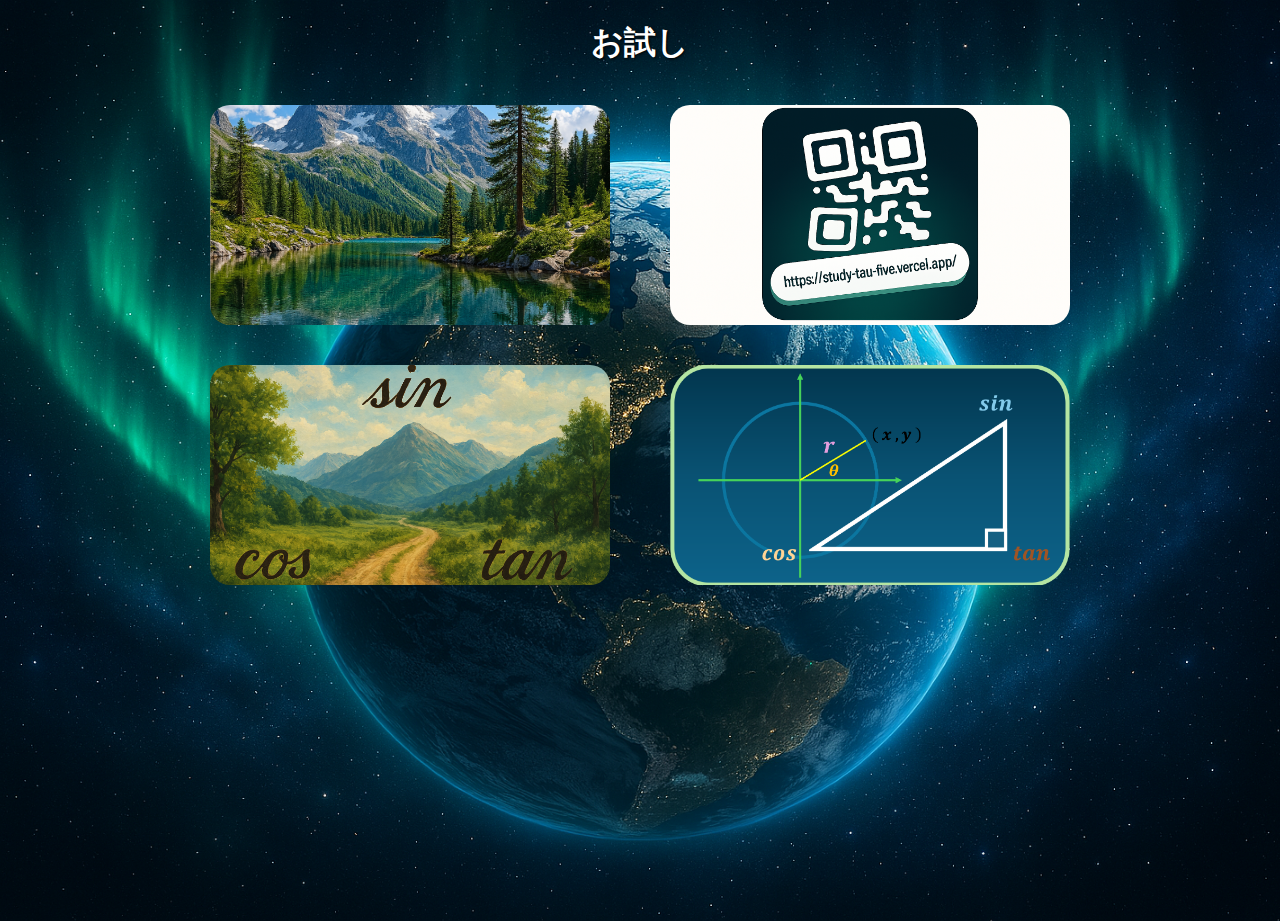
<file: index.html>
<!DOCTYPE html>
<html lang="ja">
<head>
  <meta charset="UTF-8">
  <title>お試し</title>
<style>
  body {
    background-image: url('background.png');
    background-size: cover;
    background-repeat: no-repeat;
    background-position: center center;
    height: 100vh;
    margin: 0;
    font-family: sans-serif;
    color: white;
    text-shadow: 1px 1px 3px black;
  }

  h1, button {
    font-family: "游明朝", "Yu Mincho", "MS 明朝", serif;
  }

  a {
    text-decoration: none;
  }

.icon-row {
  display: grid;
  grid-template-columns: repeat(2, 400px); /* 横に2つ、幅固定 */
  justify-content: center; /* グリッド全体を中央に配置 */
  gap: 40px 60px; /* 縦40px、横60pxの隙間 */
  margin-top: 40px;
  padding: 0 20px;
}

.icon-container {
  width: 400px; /* サイズを少し大きく */
  height: 220px;
  border-radius: 20px;
  overflow: hidden;
}

  .icon-container img {
    width: 100%;
    height: 100%;
    object-fit: cover;
    display: block;
  }

  button {
    width: 320px;
    height: 150px;
    font-size: 54px;
    border-radius: 25px;
    border: none;
    background-color: #4CAF50;
    color: white;
    cursor: pointer;
    display: block;
    margin: 0 auto;
  }

  button:hover {
    background-color: #45a049;
  }
</style>


</head>
<body>
<div style="text-align: center;">
  <h1>お試し</h1>
</div>

  <!-- アイコン表示 -->
<div class="icon-row">
  <div class="icon-container">
    <a href="translation/translation.html">
      <img src="translation/translation.png" alt="翻訳アイコン">
    </a>
  </div>
  <div class="icon-container">
    <a href="qrcode/qr.html">
      <img src="qrcode/qr.png" alt="QRコードアイコン">
    </a>
  </div>
  <div class="icon-container">
    <a href="3dRun2/index.html">
      <img src="3dRun2/assets/3dRun2.png" alt="ゲームアイコン">
    </a>
  </div>
  <!-- 追加アイコンもこの中にどんどん入れてOK -->
     <div class="icon-container">
    <a href="Law-of-Sines/index.html">
      <img src="Law-of-Sines/Law-of-Sines.png" alt="ゲームアイコン">
    </a>
  </div>
</div>

</body>
</html>
</file>
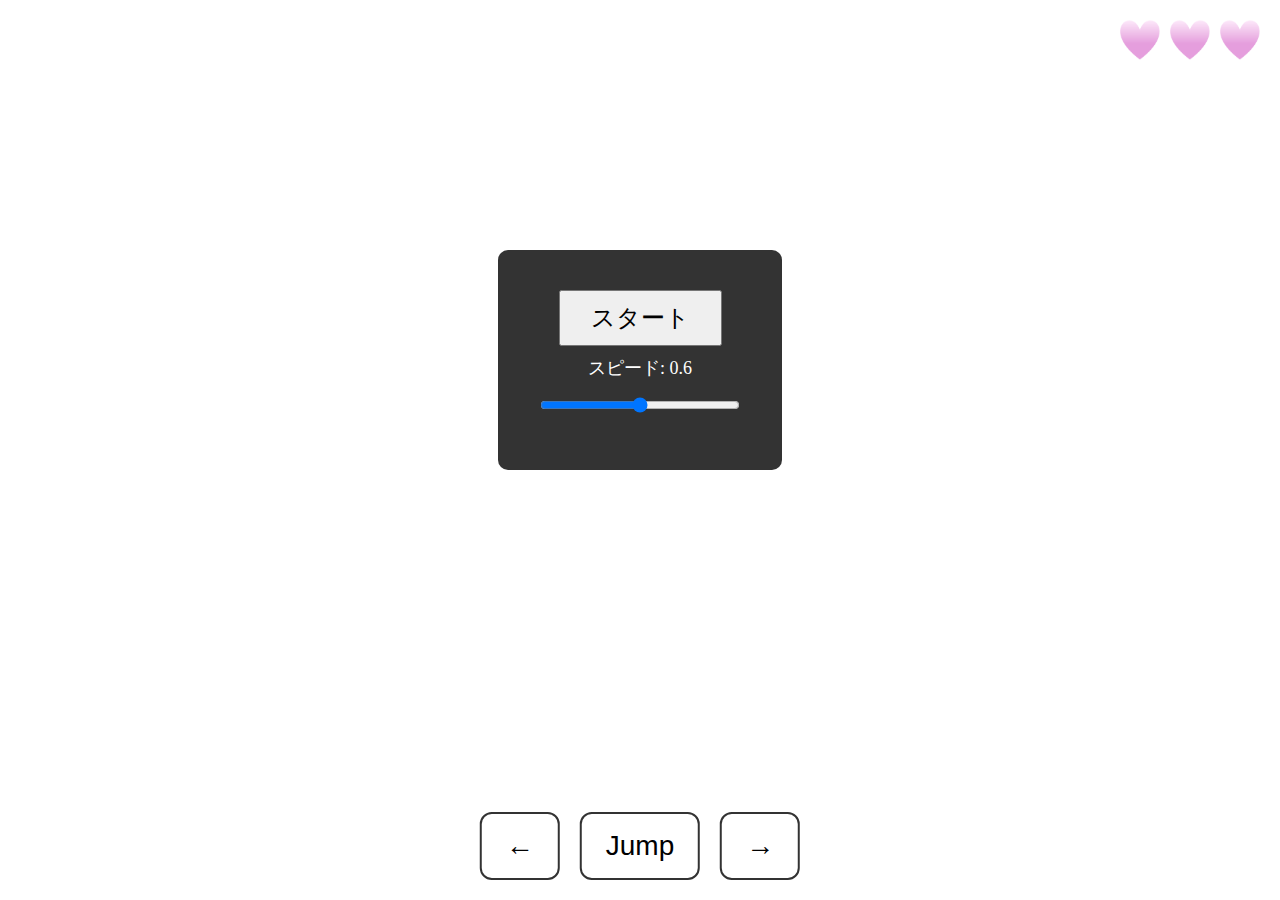
<file: 3dRun/index.html>
<!DOCTYPE html>
<html lang="ja">
<head>
<meta charset="UTF-8" name="viewport" content="width=device-width, initial-scale=1.0, maximum-scale=1.0, user-scalable=no">
  <title>3dRun</title>
  <link rel="stylesheet" href="./life.css" />
  <style>
    body { margin: 0; overflow: hidden; }
    canvas { display: block; }
  </style>
</head>
<body>

<!-- スタート画面 -->
<div id="startScreen">
  <button id="startButton">スタート</button>
  <div id="speedControl">
    <label for="speedSlider">スピード: <span id="speedValue">0.6</span></label><br>
    <input type="range" id="speedSlider" min="0.1" max="1.5" step="0.1" value="0.8">
  </div>
</div>

<!-- ゲームオーバー画面 -->
<div id="gameOverScreen" style="display: none;">
  <h1>Game Over</h1>
  <button id="retryButton">再チャレンジ</button>
  <div id="speedControlRetry">
    <label for="speedSliderRetry">スピード: <span id="speedValueRetry">0.6</span></label><br>
    <input type="range" id="speedSliderRetry" min="0.1" max="1.5" step="0.1" value="0.8">
  </div>
</div>

<!-- スコア表示 -->
<div id="scoreDisplay">Score: 0</div>

<!-- ライフ表示 -->
<div id="lifeContainer">
  <img src="./assets/heart.png" class="heart" />
  <img src="./assets/heart.png" class="heart" />
  <img src="./assets/heart.png" class="heart" />
</div>

<!-- スマホ用操作ボタン -->
<div id="mobileControls">
  <button id="leftButton">←</button>
  <button id="jumpButton">Jump</button>
  <button id="rightButton">→</button>
</div>

<!-- メインスクリプト -->
<script type="module" src="./main.js"></script>

</body>
</html>
</file>
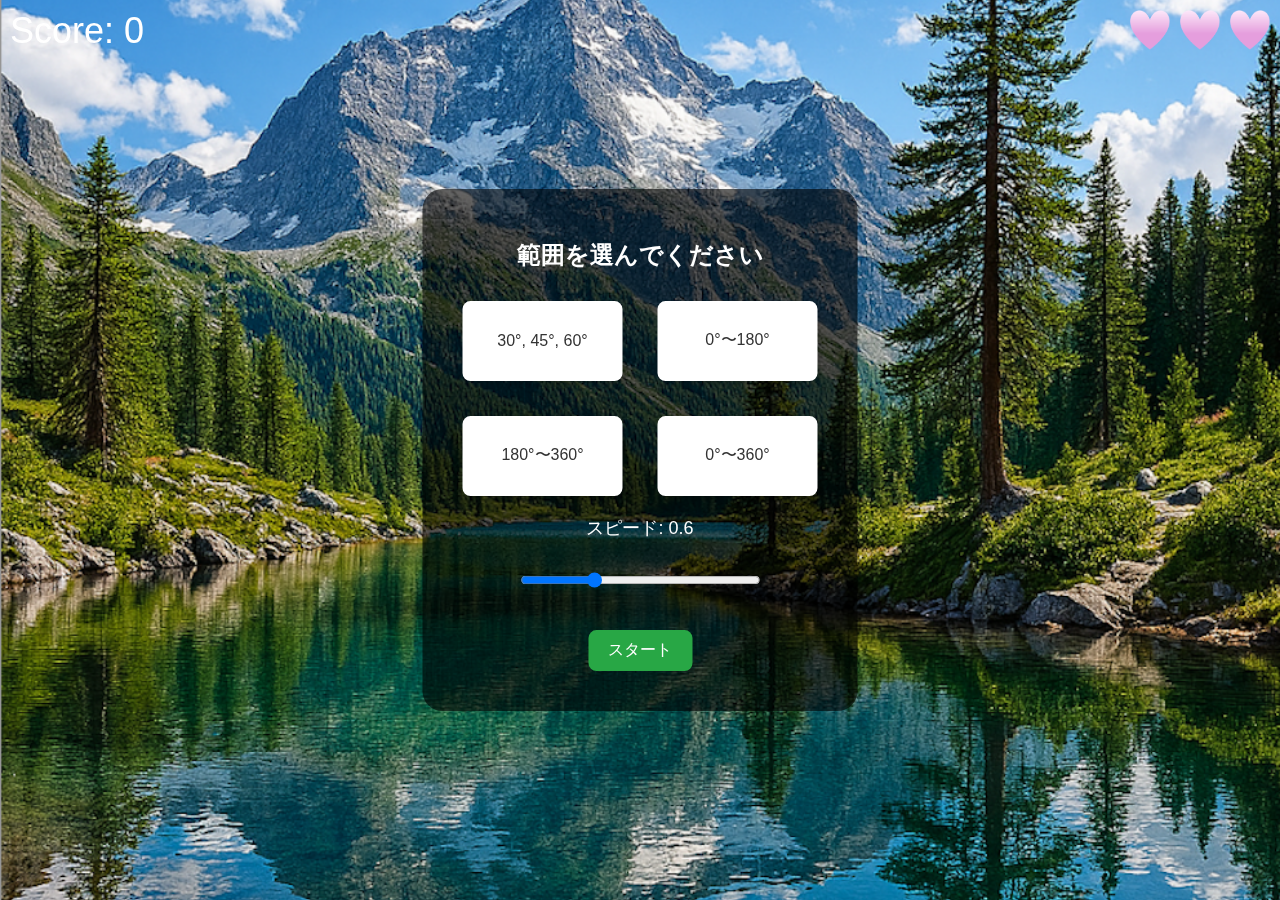
<file: 3dRun2/index.html>
<!DOCTYPE html>
<html lang="ja">
<head>
  <meta charset="UTF-8">
  <meta name="viewport" content="width=device-width, initial-scale=1.0, maximum-scale=1.0, user-scalable=no">
  <title>3dRun</title>
  <link rel="stylesheet" href="./life.css" />
  <style>
    body {
      margin: 0;
      overflow: hidden;
      touch-action: manipulation;
      overscroll-behavior: contain;
      background: url('./background.png') no-repeat center center fixed;
      background-size: cover;
      font-family: sans-serif;
      color: white;
    }

    
    canvas {
      display: block;
    }

    #startScreen {
      position: absolute;
      top: 50%;
      left: 50%;
      transform: translate(-50%, -50%);
      background-color: rgba(0, 0, 0, 0.6);
      padding: 30px;
      border-radius: 20px;
      text-align: center;
    }

    #tagSelector button,
    #startButton,
    #speedControl input {
      margin: 10px;
      padding: 10px 20px;
      font-size: 16px;
      border-radius: 8px;
      border: none;
      cursor: pointer;
    }

    #startButton {
      background-color: #28a745;
      color: white;
    }

    #speedControl {
      margin-top: 10px;
    }

    #speedSlider {
      width: 150px;
    }
  </style>
</head>
<body>

<!-- スコア表示（左上） -->
<div id="scoreDisplay">Score: 0</div>

  <!-- ライフ表示 -->
  <div id="lifeContainer" style="position: absolute; top: 10px; right: 10px;">
    <img class="heart" src="./assets/heart.png" alt="ライフ" width="32" height="32">
    <img class="heart" src="./assets/heart.png" alt="ライフ" width="32" height="32">
    <img class="heart" src="./assets/heart.png" alt="ライフ" width="32" height="32">
  </div>

  <!-- スタート画面 -->
  <div id="startScreen">
    <h2>範囲を選んでください</h2>
    <div id="tagSelector">
      <button class="rangeButton" data-tag="D1">30°, 45°, 60°</button>
      <button class="rangeButton" data-tag="D12">0°〜180°</button>
      <button class="rangeButton" data-tag="D34">180°〜360°</button>
      <button class="rangeButton" data-tag="D360">0°〜360°</button>
    </div>

    <div id="speedControl">
      <label for="speedSlider">スピード: <span id="speedValue">0.6</span></label><br>
      <input type="range" id="speedSlider" min="0.3" max="1.5" step="0.1" value="0.6">
    </div>

    <button id="startButton">スタート</button>
  </div>

<div id="gameOverScreen" style="display: none;">
  <h2>ゲームオーバー</h2>
  <button id="retryButton">リトライ</button>
</div>


<div id ="controlButtons">
<button id="leftButton">←</button>
<button id="rightButton">→</button>
<button id="jumpButton">Jump</button>
</div>

  <!-- メインスクリプト -->
  <script type="module" src="./main.js"></script>
</body>
</html>
</file>
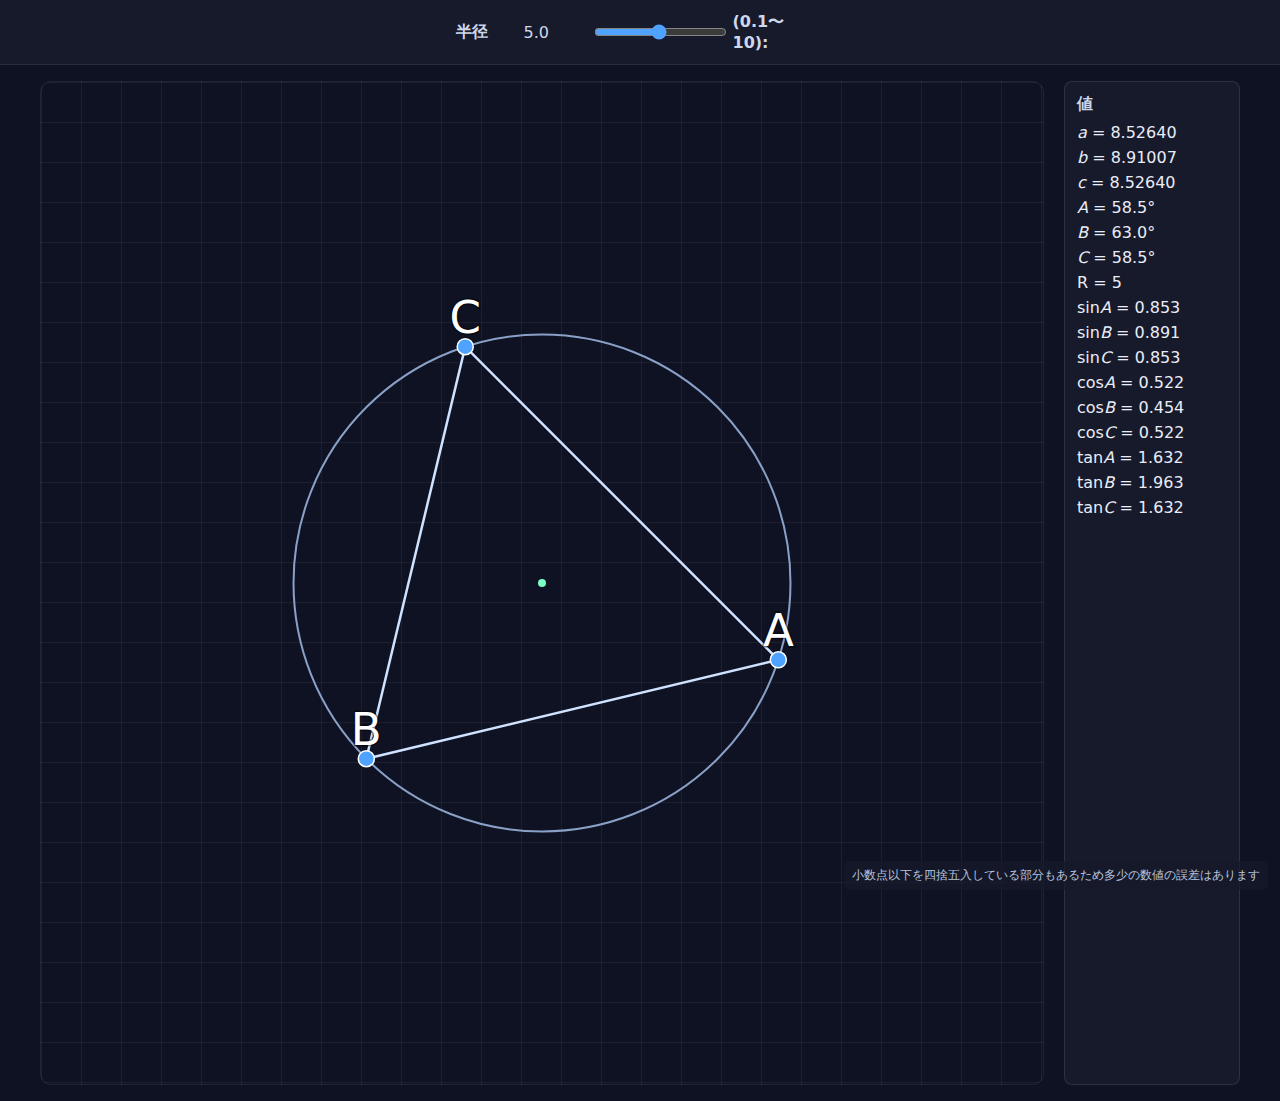
<file: Law-of-Sines/index.html>
<!DOCTYPE html>
<html lang="ja">
<head>
  <meta charset="UTF-8" />
  <meta name="viewport" content="width=device-width,initial-scale=1" />
  <title>円周上の三角形</title>
  <link rel="stylesheet" href="style.css" />
</head>
<body>
  <header>
    <div class="controls">
      <div class="control">
        <label class="value">半径</label>
        <div class="value"><span id="radius-val">4.0</span></div>
        <input id="radius" type="range" min="0.1" max="10" step="0.1" value="5" />
        <label for="radius">(0.1〜10):</label>
      </div>
    </div>
  </header>

  <main>
    <div class="layout">
      <!-- 左側：盤面 -->
      <div class="board-wrap">
        <svg id="board" viewBox="0 0 1000 1000">
          <circle id="circle" class="circle" cx="500" cy="500" r="400" />
          <path id="edge" class="tri-edge" />

          <g id="A-group">
            <circle id="A" class="vertex" r="8" />
            <text id="A-label" class="label" text-anchor="middle" dy="-14">A</text>
          </g>
          <g id="B-group">
            <circle id="B" class="vertex" r="8" />
            <text id="B-label" class="label" text-anchor="middle" dy="-14">B</text>
          </g>
          <g id="C-group">
            <circle id="C" class="vertex" r="8" />
            <text id="C-label" class="label" text-anchor="middle" dy="-14">C</text>
          </g>

          <circle id="center" class="center" cx="500" cy="500" r="4" />
        </svg>
      </div>

      <!-- 右側：情報パネル -->
      <aside class="info-panel">
        <h2>値</h2>
        <ul>
          <li><i>a</i> = <span id="val-a">0</span></li>
          <li><i>b</i> = <span id="val-b">0</span></li>
          <li><i>c</i> = <span id="val-c">0</span></li>
          <li><i>A</i> = <span id="val-A">0</span>°</li>
          <li><i>B</i> = <span id="val-B">0</span>°</li>
          <li><i>C</i> = <span id="val-C">0</span>°</li>
          <li>R = <span id="val-R">0</span></li>
          <li>sin<i>A</i> = <span id="val-sinA">0</span></li>
          <li>sin<i>B</i> = <span id="val-sinB">0</span></li>
          <li>sin<i>C</i> = <span id="val-sinC">0</span></li>
          <li>cos<i>A</i> = <span id="val-cosA">0</span></li>
          <li>cos<i>B</i> = <span id="val-cosB">0</span></li>
          <li>cos<i>C</i> = <span id="val-cosC">0</span></li>
          <li>tan<i>A</i> = <span id="val-tanA">0</span></li>
          <li>tan<i>B</i> = <span id="val-tanB">0</span></li>
          <li>tan<i>C</i> = <span id="val-tanC">0</span></li>
        </ul>
      </aside>
       <div class="hint">小数点以下を四捨五入している部分もあるため多少の数値の誤差はあります</div>
    </div>
  </main>

  <script src="script.js"></script>
</body>
</html>
</file>
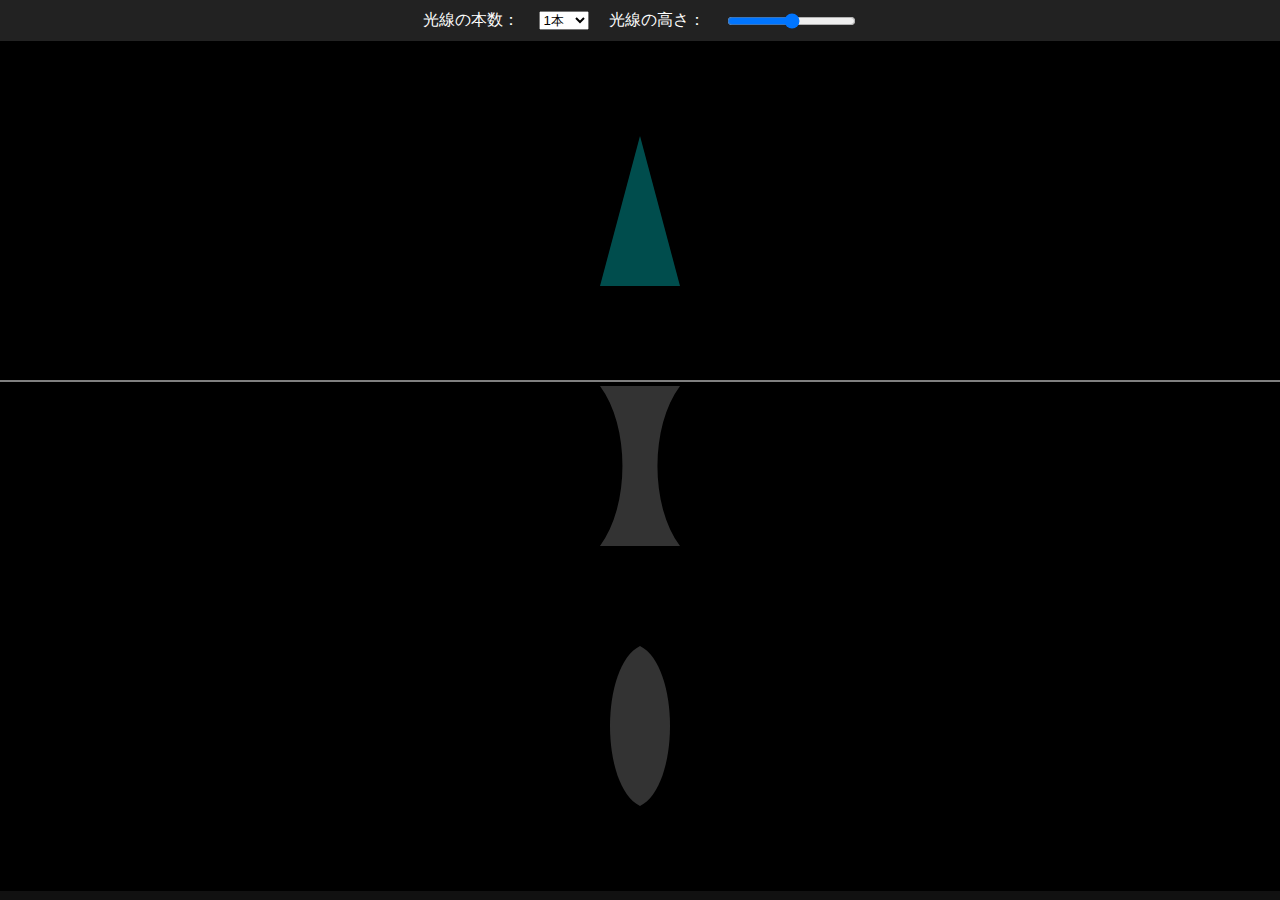
<file: light/index.html>
<!DOCTYPE html>
<html lang="ja">
<head>
  <meta charset="UTF-8">
  <title>光線シミュレーション</title>
  <link rel="stylesheet" href="style.css">
</head>
<body>
  <div class="controls">
    <label for="rayCount">光線の本数：</label>
    <select id="rayCount">
      <option value="1">1本</option>
      <option value="2">2本</option>
      <option value="3">3本</option>
      <option value="4">4本</option>
      <option value="5">5本</option>
      <option value="6">6本</option>
      <option value="7">7本</option>
      <option value="8">8本</option>
      <option value="9">9本</option>
      <option value="10">10本</option>
    </select>

    <label for="rayHeight">光線の高さ：</label>
    <input type="range" id="rayHeight" min="107" max="895" value="510">
  </div>

  <div class="simulation">
    <canvas id="canvas"></canvas>
  </div>

  <script src="script.js"></script>
</body>
</html>
</file>
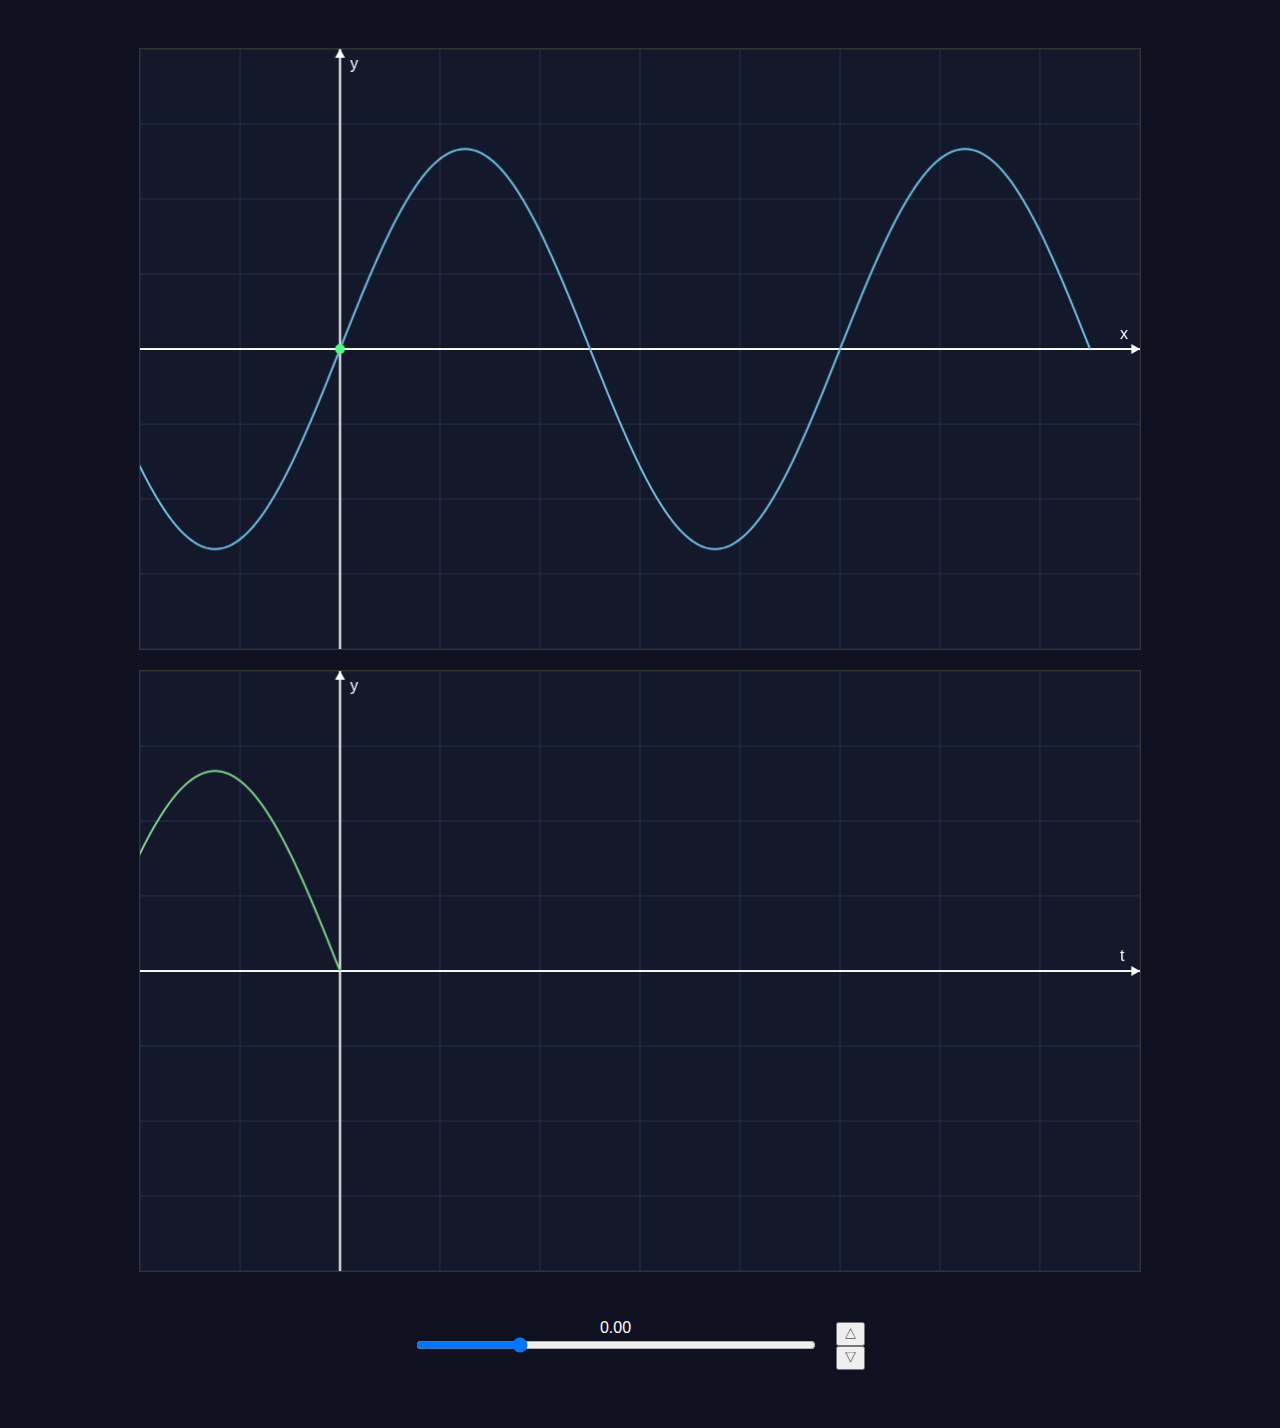
<file: sinWave/index.html>
<!DOCTYPE html>
<html lang="ja">
<head>
  <meta charset="UTF-8" />
  <title>Canvas Graph</title>
  <link rel="stylesheet" href="style.css" />
</head>
<body>
  <div class="canvas-container">
    <canvas id="canvasYX"></canvas>
    <canvas id="canvasYT"></canvas>
  </div>

<div style="display:flex; justify-content:center; align-items:center; gap:20px; height:12vh;">
  
  <!-- 数字＋スライダーの縦並びセット -->
 <div style="display:flex; flex-direction:column; align-items:center;">
  <span id="tVal" style="margin-bottom:-20px;">0.00</span>
  <input id="tRange" type="range" min="-3.14" max="9.42" step="0.01" value="0">
 </div>

  <!-- 三角ボタンの縦並びセット -->
  <div style="display:flex; flex-direction:column; align-items:center;">
    <button id="btnUp">△</button>
    <button id="btnDown">▽</button>
  </div>

</div>



  <script src="script.js"></script>
</body>
</html>
</file>
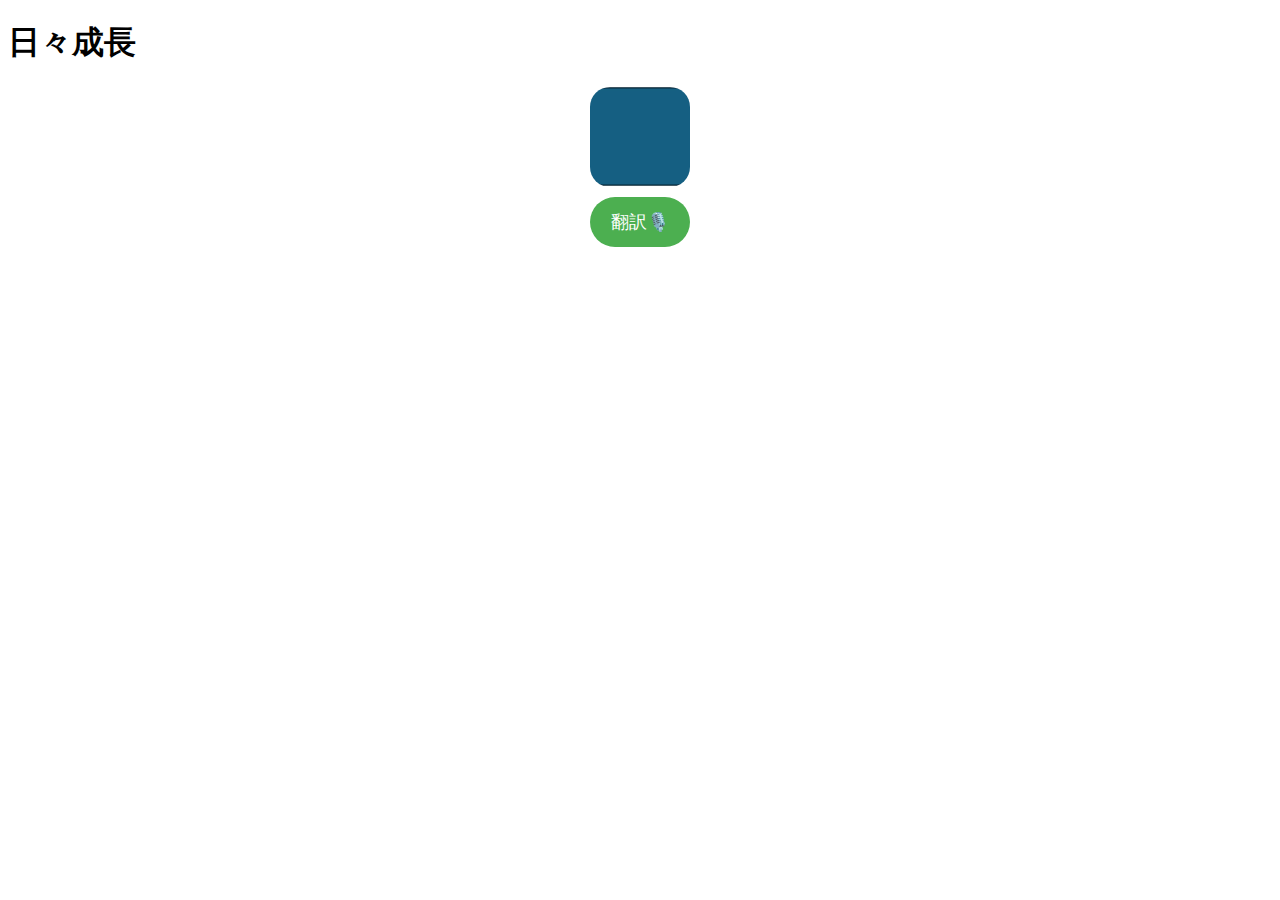
<file: webapp/index.html>
<!DOCTYPE html>
<html lang="ja">
<head>
  <meta charset="UTF-8">
  <title>日々成長</title>
  <style>
  h1, button {
    font-family: "游明朝", "Yu Mincho", "MS 明朝", serif;
  }

  a {
    text-decoration: none;
  }

  .icon-container {
    width: 100px;
    height: 100px;
    border-radius: 20px;
    overflow: hidden;
    margin: 0 auto 10px;
  }

  .icon-container img {
    width: 100%;
    height: 100%;
    object-fit: cover;
    display: block;
  }

  button {
    width: 100px;
    height: 50px;
    font-size: 18px;
    border-radius: 25px;
    border: none;
    background-color: #4CAF50;
    color: white;
    cursor: pointer;
    display: block;
    margin: 0 auto;
  }

  button:hover {
    background-color: #45a049;
  }
</style>

</head>
<body>
  <h1>日々成長</h1>

  <!-- アイコン表示 -->
  <div class="icon-container">
    <img src="translation/aaa.jpg" alt="アイコン">
  </div>

  <!-- 翻訳ボタン -->
  <a href="translation/translation.html">
    <button>翻訳🎙️</button>
  </a>
</body>
</html>
</file>
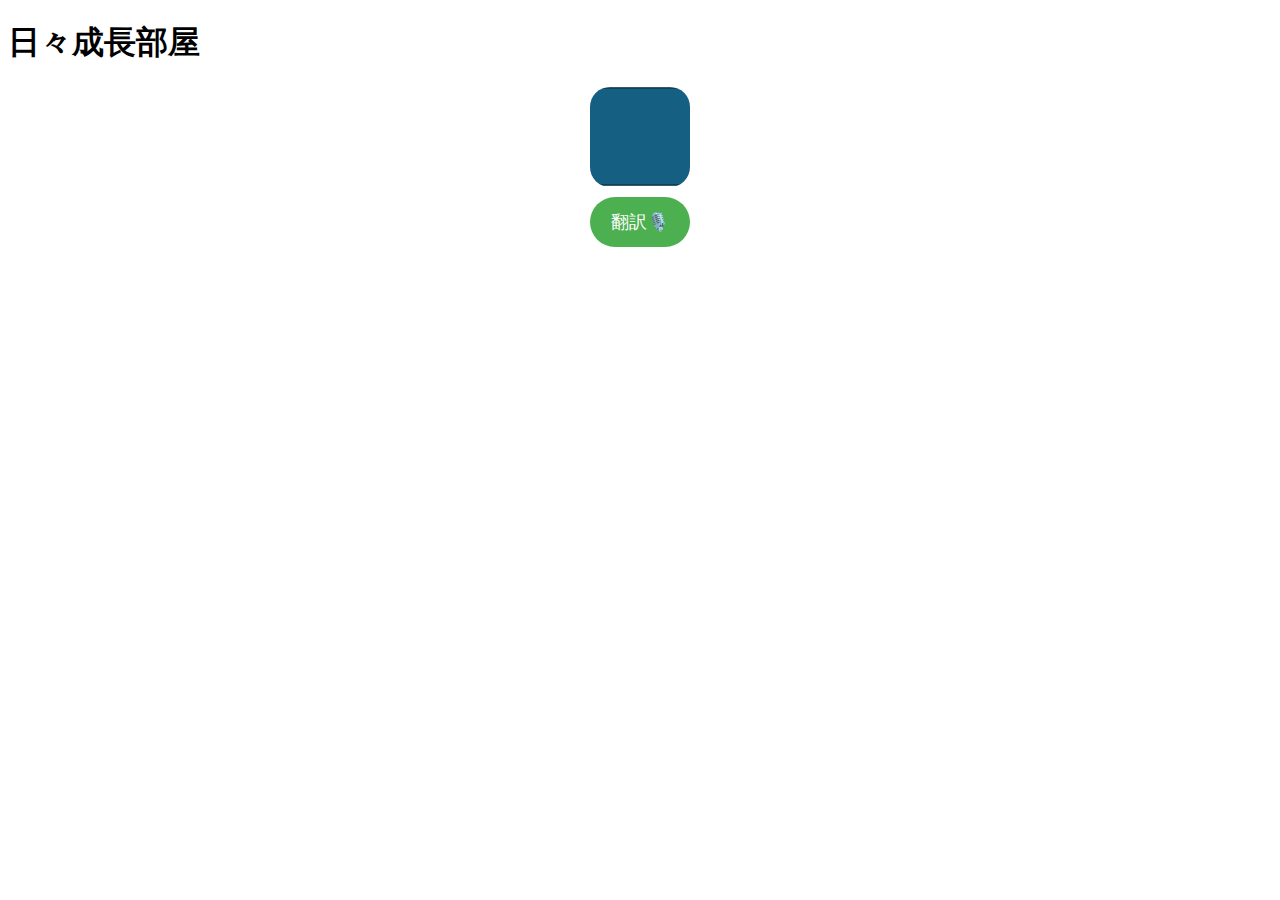
<file: webapp/html/index.html>
<!DOCTYPE html>
<html lang="ja">
<head>
  <meta charset="UTF-8">
  <title>日々成長</title>
  <style>
  h1, button {
    font-family: "游明朝", "Yu Mincho", "MS 明朝", serif;
  }

  a {
    text-decoration: none;
  }

  .icon-container {
    width: 100px;
    height: 100px;
    border-radius: 20px;
    overflow: hidden;
    margin: 0 auto 10px;
  }

  .icon-container img {
    width: 100%;
    height: 100%;
    object-fit: cover;
    display: block;
  }

  button {
    width: 100px;
    height: 50px;
    font-size: 18px;
    border-radius: 25px;
    border: none;
    background-color: #4CAF50;
    color: white;
    cursor: pointer;
    display: block;
    margin: 0 auto;
  }

  button:hover {
    background-color: #45a049;
  }
</style>

</head>
<body>
  <h1>日々成長部屋</h1>

  <!-- アイコン表示 -->
  <div class="icon-container">
    <img src="aaa.jpg" alt="外人風アイコン">
  </div>

  <!-- 翻訳ボタン -->
  <a href="translation.html">
    <button>翻訳🎙️</button>
  </a>
</body>
</html>
</file>
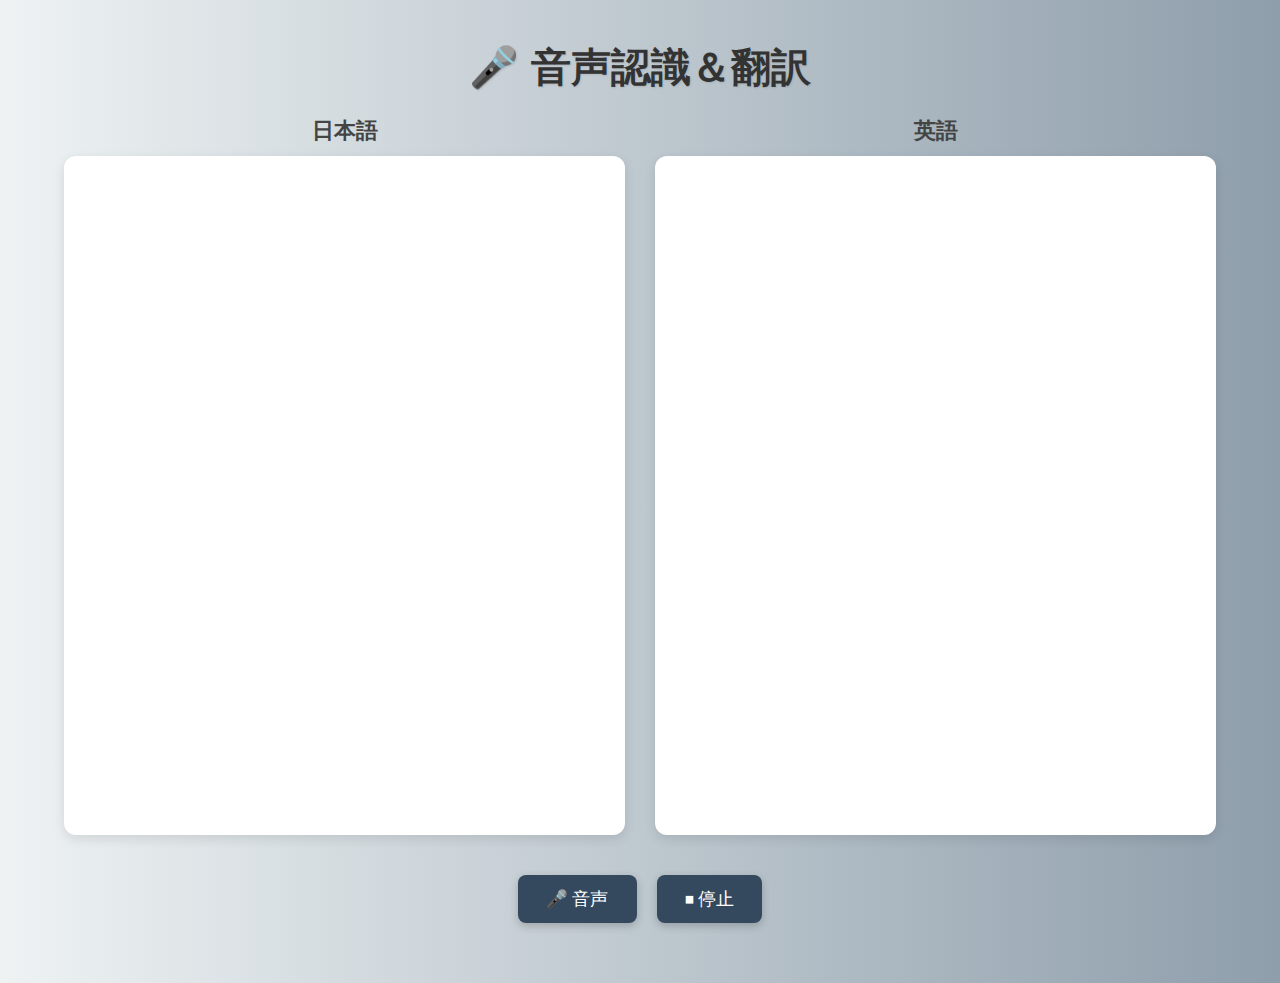
<file: translation.html>
<!DOCTYPE html>
<html lang="ja">
<head>
  <meta charset="UTF-8">
  <title>音声認識＆翻訳</title>
  <link rel="stylesheet" href="style.css">
</head>
<body>
  <h1>🎤 音声認識＆翻訳</h1>
  <div class="output-container">
    <div>
      <div>日本語</div>
      <div id="output-ja" class="output-box"></div>
    </div>
    <div>
      <div>英語</div>
      <div id="output-en" class="output-box"></div>
    </div>
  </div>

  <div class="button-container">
    <button onclick="startRecognition()">🎤 音声</button>
    <button onclick="stopRecognition()">⏹ 停止</button>
  </div>

  <script src="app.js"></script>
</body>
</html>
</file>
<file: 3dRun/life.css>
/* ライフ表示 */
#lifeContainer {
  position: absolute;
  top: 20px;
  right: 20px;
  display: flex;
  gap: 10px;
  z-index: 10;
}

.heart {
  width: 40px;
  height: 40px;
  display: inline-block;
  visibility: visible;
}

/* スタート画面 */
#startScreen {
  position: absolute;
  top: 40%;
  left: 50%;
  transform: translate(-50%, -50%);
  background: rgba(0, 0, 0, 0.8);
  padding: 40px;
  border-radius: 10px;
  z-index: 20;
  text-align: center;
}

#startButton {
  font-size: 24px;
  padding: 10px 30px;
  cursor: pointer;
}

/* ゲームオーバー画面 */
#gameOverScreen {
  position: absolute;
  top: 40%;
  left: 50%;
  transform: translate(-50%, -50%);
  background: rgba(0, 0, 0, 0.8);
  color: white;
  padding: 40px;
  text-align: center;
  border-radius: 10px;
  z-index: 20;
}

#retryButton {
  font-size: 24px;
  padding: 10px 30px;
  cursor: pointer;
}

/* スコア表示 */
#scoreDisplay {
  position: absolute;
  top: 10px;
  left: 10px;
  font-size: 24px;
  color: white;
  z-index: 10;
}

/* スピードスライダー（スタート・リスタート画面） */
#speedControl,
#speedControlRetry {
  margin-top: 10px;
  font-size: 18px;
  color: white;
}

input[type="range"] {
  width: 200px;
  margin-top: 5px;
  min-width: 200px;
  height: 40px;
  touch-action: manipulation;
}

/* モバイル操作ボタン */
#mobileControls {
  position: absolute;
  bottom: 20px;
  left: 50%;
  transform: translateX(-50%);
  display: flex;
  gap: 20px;
  z-index: 10;
}

#mobileControls button {
  font-size: 28px;
  padding: 16px 24px;
  border-radius: 12px;
  min-width: 60px;
  min-height: 60px;
  background-color: rgba(255, 255, 255, 0.9);
  border: 2px solid #333;
  cursor: pointer;
  z-index: 20;
}

/* スマホ横画面対応 */
@media screen and (max-width: 768px) and (orientation: landscape) {
  body {
    font-size: 16px;
  }

  canvas {
    width: 100vw;
    height: 100vh;
  }

  #startScreen,
  #gameOverScreen {
    width: 80vw;
    padding: 20px;
    font-size: 16px;
  }

  #startButton,
  #retryButton {
    font-size: 20px;
    padding: 8px 20px;
  }

  #scoreDisplay {
    font-size: 20px;
    top: 5px;
    left: 5px;
  }

  #lifeContainer {
    top: 5px;
    right: 5px;
    gap: 6px;
  }

  .heart {
    width: 30px;
    height: 30px;
  }

  #mobileControls {
    bottom: 10px;
    gap: 10px;
  }

  #mobileControls button {
    font-size: 24px;
    padding: 12px 18px;
    min-width: 50px;
    min-height: 50px;
  }

  #speedControl,
  #speedControlRetry {
    font-size: 16px;
  }

  input[type="range"] {
    width: 160px;
    height: 30px;
  }

/* スマホ用：左右ボタンを左下に寄せる */
#leftButton,
#rightButton {
  position: absolute;
  bottom: 20px;
  left: 20px;
  font-size: 28px;
  padding: 16px 24px;
  border-radius: 12px;
  min-width: 60px;
  min-height: 60px;
  background-color: rgba(255, 255, 255, 0.9);
  border: 2px solid #333;
  cursor: pointer;
  z-index: 20;
}

/* → ボタンは ← ボタンの右に並べる */
#rightButton {
  left: 100px;
}

/* ジャンプボタンを右下に寄せて2倍サイズに */
#jumpButton {
  position: absolute;
  bottom: 20px;
  right: 20px;
  font-size: 56px;
  padding: 32px 48px;
  border-radius: 16px;
  min-width: 120px;
  min-height: 120px;
  background-color: rgba(255, 255, 255, 0.95);
  border: 3px solid #333;
  cursor: pointer;
  z-index: 20;
}


}
</file>
<file: 3dRun2/life.css>
/* ライフ表示 */
#lifeContainer {
  position: absolute;
  top: 20px;
  right: 20px;
  display: flex;
  gap: 10px;
  z-index: 10;
}

.heart {
  width: 40px;
  height: 40px;
  display: inline-block;
  visibility: visible;
}

/* スタート画面 */
#startScreen {
  position: absolute;
  top: 50%;
  left: 50%;
  transform: translate(-50%, -50%);
  background: rgba(0, 0, 0, 0.8);
  padding: 40px;
  border-radius: 10px;
  z-index: 20;
  text-align: center;
}

#startButton {
  font-size: 18px;
  padding: 10px 10px;
  cursor: pointer;
  margin-top: 30px;
  background-color: #0d41d0; /* 青 */
  color: white;
  border: 2px solid #007bff;
  border-radius: 10px;
}


/* ゲームオーバー画面 */
#gameOverScreen {
  position: absolute;
  top: 40%;
  left: 50%;
  transform: translate(-50%, -50%);
  background: rgba(0, 0, 0, 0.8);
  color: white;
  padding: 40px;
  text-align: center;
  border-radius: 10px;
  z-index: 20;
}

#retryButton {
  font-size: 24px;
  padding: 10px 30px;
  cursor: pointer;
}

/* スコア表示 */
#scoreDisplay {
  position: absolute;
  top: 10px;
  left: 10px;
  font-size: 36px;
  color: white;
  z-index: 10;
}

/* スピードスライダー（スタート・リスタート画面） */
#speedControl,
#speedControlRetry {
  margin-top: 10px;
  font-size: 18px;
  color: white;
}

input[type="range"] {
  width: 200px;
  margin-top: 5px;
  min-width: 200px;
  height: 40px;
  touch-action: manipulation;
}

#controlButtons {
  position: absolute;
  bottom: 20px;
  left: 50%;
  transform: translateX(50%);
  display: none; /* ← 最初は非表示 */
  z-index: 1000;
}

/* モバイル操作ボタン（←→を左下、JUMPを右下） */
#leftButton,
#rightButton {
  position: absolute;
  font-size: 32px;
   width: 80px;
  height: 80px;
  padding: 16px 24px;
  border-radius: 10px;
  min-width: 60px;
  min-height: 60px;
  background-color: rgba(255, 255, 255, 0.9);
  border: 2px solid #333;
  cursor: pointer;
  z-index: 20;
}

#leftButton {
  position:fixed;
  bottom: 20px;
  left: 20px;
}

#rightButton {
  position: fixed;
  bottom: 20px;
  left: 120px;
}

#jumpButton {
  position: fixed;
  bottom: 20px;
  right: 80px;
  width: 120px;
  height: 120px;
  font-size: 32px;
  border-radius: 50%;
  background-color: rgba(255, 255, 255, 0.95);
  border: 3px solid #333;
  cursor: pointer;
  z-index: 20;
  /* 中央に文字を配置 */
  display: flex;
  align-items: center;
  justify-content: center;
  /* padding はゼロにすることで円形を保つ */
  padding: 0;
}

.selected {
  background-color: #db09bc;
  color: white;
  border: 2px solid #fff;
}
#tagSelector {
  display: grid;
  grid-template-columns: repeat(2, 1fr); /* 2列に並べる */
  gap: 15px;
  margin-top: 20px;
  justify-items: center;
}

.rangeButton {
  width: 160px;
  height: 80px;
  font-size: 16px;
  background-color: #ffffff;
  color: #333;
  border: 2px solid #ccc;
  border-radius: 10px;
  cursor: pointer;
  box-shadow: 2px 2px 5px rgba(0,0,0,0.2);
  transition: transform 0.2s, background-color 0.3s;
}

.rangeButton:hover {
  background-color: #f0f0f0;
  transform: scale(1.05);
}

.rangeButton.selected {
  background-color: #0fb052;
  color: white;
  border-color:  #0fb052;
}

.courseButton.selected {
  background-color: #17bebe;
  color: white;
  border-color: #17bebe;
}

#courseSelector {
  display: grid;
  grid-template-columns: repeat(2, 1fr); /* 2列に並べる */
  gap: 30px;
  margin-top: 10px;
  justify-items: center;
}

.courseButton {
  width: 120px;
  height: 50px;
  font-size: 16px;
  background-color: #ffffff;
  color: #333;
  border: 2px solid #ccc;
  border-radius: 10px;
  cursor: pointer;
  box-shadow: 2px 2px 5px rgba(0,0,0,0.2);
  transition: transform 0.2s, background-color 0.3s;
}

.courseButton:hover {
  transform: scale(1.05);
}

/* スライダーのつまみ（WebKit系ブラウザ） */
input[type="range"]::-webkit-slider-thumb {
  background-color: #f4c2c2; /* 肌色系（薄ピンクベージュ） */
  border: 1px solid #aaa;
  border-radius: 50%;
  width: 20px;
  height: 20px;
  cursor: pointer;
  -webkit-appearance: none;
  appearance: none;
}

/* Firefox用 */
input[type="range"]::-moz-range-thumb {
  background-color: #f4c2c2;
  border: 1px solid #aaa;
  border-radius: 50%;
  width: 20px;
  height: 20px;
  cursor: pointer;
}
</file>
<file: Law-of-Sines/style.css>
:root {
  --bg: #0f1222;
  --panel: #171a2b;
  --accent: #4da3ff;
  --circle: #8aa1c7;
  --text: #e9edf7;
  --grid: rgba(255,255,255,0.06);
}

body {
  margin: 0;
  background: var(--bg);
  color: var(--text);
  font-family: system-ui, sans-serif;
  display: grid;
  grid-template-rows: auto 1fr;
  min-height: 100vh;
}

header {
  background: var(--panel);
  border-bottom: 1px solid rgba(255,255,255,0.08);
  padding: 12px 16px;
}

.controls {
  display: grid;
  grid-template-columns: 1fr auto;
  gap: 12px;
  align-items: center;
  max-width: 900px;
  margin: 0 auto;
}

.control {
  display: grid;
  grid-template-columns: 60px 60px 1fr 80px; /* 半径ラベル / 数値 / スライダー / 範囲ラベル */
  gap: 8px;
  align-items: center;
  max-width: 600px; /* 全体幅を制御 */
  margin: 0 auto;
}

.control label {
  font-weight: 600;
  color: #cfd7eb;
}

input[type="range"] {
  width: 100%;
  accent-color: var(--accent);
}

.value {
  font-variant-numeric: tabular-nums;
  text-align: left;
  color: #cfd7eb;
}

main {
  display: grid;
  place-items: center;
  padding: 16px;
}

/* 横並びレイアウト */
.layout {
  display: flex;
  gap: 20px;
  width: 95vw;
  max-width: 1200px;
  margin: 0 auto;
}

.board-wrap {
  flex: 1;
  aspect-ratio: 1 / 1;
  background:
    linear-gradient(var(--grid) 1px, transparent 1px) 0 0 / 40px 40px,
    linear-gradient(90deg, var(--grid) 1px, transparent 1px) 0 0 / 40px 40px;
  border: 1px solid rgba(255,255,255,0.08);
  border-radius: 12px;
  position: relative;
}

svg {
  width: 100%;
  height: 100%;
  display: block;
  user-select: none;
  touch-action: none;
}

.circle {
  stroke: var(--circle);
  stroke-width: 2;
  fill: none;
}

.tri-edge {
  stroke: #cfe2ff;
  stroke-width: 2.5;
  fill: none;
}

.vertex {
  fill: var(--accent);
  stroke: white;
  stroke-width: 1.5;
  cursor: grab;
}

.vertex:active {
  cursor: grabbing;
}

.label {
  font-size: 45px;
  font-weight: 500;
  fill: white;
  paint-order: stroke;
  stroke: rgba(0,0,0,0.45);
  stroke-width: 3;
}

.center {
  fill: #7affc6;
}

.hint {
  position: absolute;
  bottom: 10px;
  right: 12px;
  font-size: 12px;
  color: #b8c3dc;
  background: rgba(23,26,43,0.7);
  padding: 6px 8px;
  border-radius: 6px;
}

/* 右側の情報パネル */
.info-panel {
  width: 150px;
  background: var(--panel);
  border: 1px solid rgba(255,255,255,0.1);
  border-radius: 8px;
  padding: 12px;
  color: var(--text);
}

.info-panel h2 {
  font-size: 16px;
  margin: 0 0 8px;
  color: #cfd7eb;
}

.info-panel ul {
  list-style: none;
  padding: 0;
  margin: 0;
}

.info-panel li {
  margin: 6px 0;
  font-variant-numeric: tabular-nums;
}
</file>
<file: light/style.css>
body {
  margin: 0;
  font-family: sans-serif;
  background-color: #111;
  color: white;
}

.controls {
  padding: 10px;
  background-color: #222;
  display: flex;
  justify-content: center; /* ← 中央寄せ！ */
  gap: 20px;
  align-items: center;
  position: relative;
}


.simulation {
  display: flex;
  height: calc(100vh - 50px);
}

#canvas {
  flex: 1;
  background-color: #000;
  display: block;
}

.optics {
  width: 120px;
  background-color: #333;
  display: flex;
  flex-direction: column;
  align-items: center;
  padding: 10px;
}

.optical-element {
  margin: 10px 0;
  padding: 10px;
  width: 100px;
  background-color: #555;
  color: white;
  border: none;
  cursor: pointer;
  border-radius: 5px;
}

.optical-element:hover {
  background-color: #777;
}
</file>
<file: sinWave/style.css>
body {
  background-color: #0f1120;
  color: #ffffff;
  font-family: sans-serif;
  text-align: center;
  padding: 20px;
}

input[type="range"] {
  width: 400px;
  margin: 20px 0;
}

canvas {
  width: 90vw;        /* 端末横幅の 90% に調整 */
  max-width: 1000px;  /* 上限を設定して大画面でも広がりすぎないように */
  height: 600px;      /* 高さは固定のまま */
  border: 1px solid #333;
  margin: 20px auto;  /* 中央寄せ */
  display: block;     /* 横並びではなく中央に配置 */
}
</file>
<file: style.css>
/* ベーススタイル */
body {
  margin: 0;
  padding: 0;
  font-family: 'Segoe UI', 'Helvetica Neue', sans-serif;
  background: linear-gradient(to right, #eef2f3, #8e9eab);
  display: flex;
  flex-direction: column;
  align-items: center;
  min-height: 100vh;
}

/* タイトル */
h1 {
  margin: 40px 0 20px;
  font-size: 2.5em;
  color: #333;
  text-shadow: 1px 1px 2px rgba(0,0,0,0.1);
}

/* 出力コンテナ（左右分割） */
.output-container {
  display: flex;
  justify-content: center;
  width: 90vw;
  height: 80vh;
  gap: 30px;
  margin-bottom: 40px;
}

/* 各セクション（ラベル＋ボックス） */
.output-container > div {
  display: flex;
  flex-direction: column;
  flex: 1;
}

.output-container > div:first-child {
  width: 40%;
}

.output-container > div:nth-child(2) {
  width: 60%;
} 
/* ラベル */
.output-container > div > div:first-child {
  font-size: 1.4em;
  font-weight: 600;
  text-align: center;
  margin-bottom: 10px;
  color: #444;
}

/* テキストボックス */
.output-box {
  flex: 1;
  background-color: #ffffff;
  border-radius: 12px;
  padding: 20px;
  font-size: 4.2em;
  font-weight: 500;
  overflow-y: auto;
  white-space: pre-wrap;
  box-shadow: 0 4px 12px rgba(0,0,0,0.1);
  transition: box-shadow 0.3s ease;
}

.output-box:hover {
  box-shadow: 0 12px 18px rgba(0, 0, 0, 0.465);
}

/* 日本語と英語の色分け */
#output-ja {
  color: #2ecc71;
}

#output-en {
  color: #3498db;
}

/* ボタンコンテナ */
.button-container {
  display: flex;
  justify-content: center;
  gap: 20px;
  margin-bottom: 60px;
}

/* ボタンスタイル */
button {
  font-size: 1.1em;
  padding: 12px 28px;
  border: none;
  border-radius: 8px;
  background: #34495e;
  color: #fff;
  cursor: pointer;
  box-shadow: 0 3px 8px rgba(0,0,0,0.2);
  transition: background 0.3s ease, transform 0.2s ease;
}

button:hover {
  background: #2c3e50;
  transform: translateY(-2px);
}
</file>
